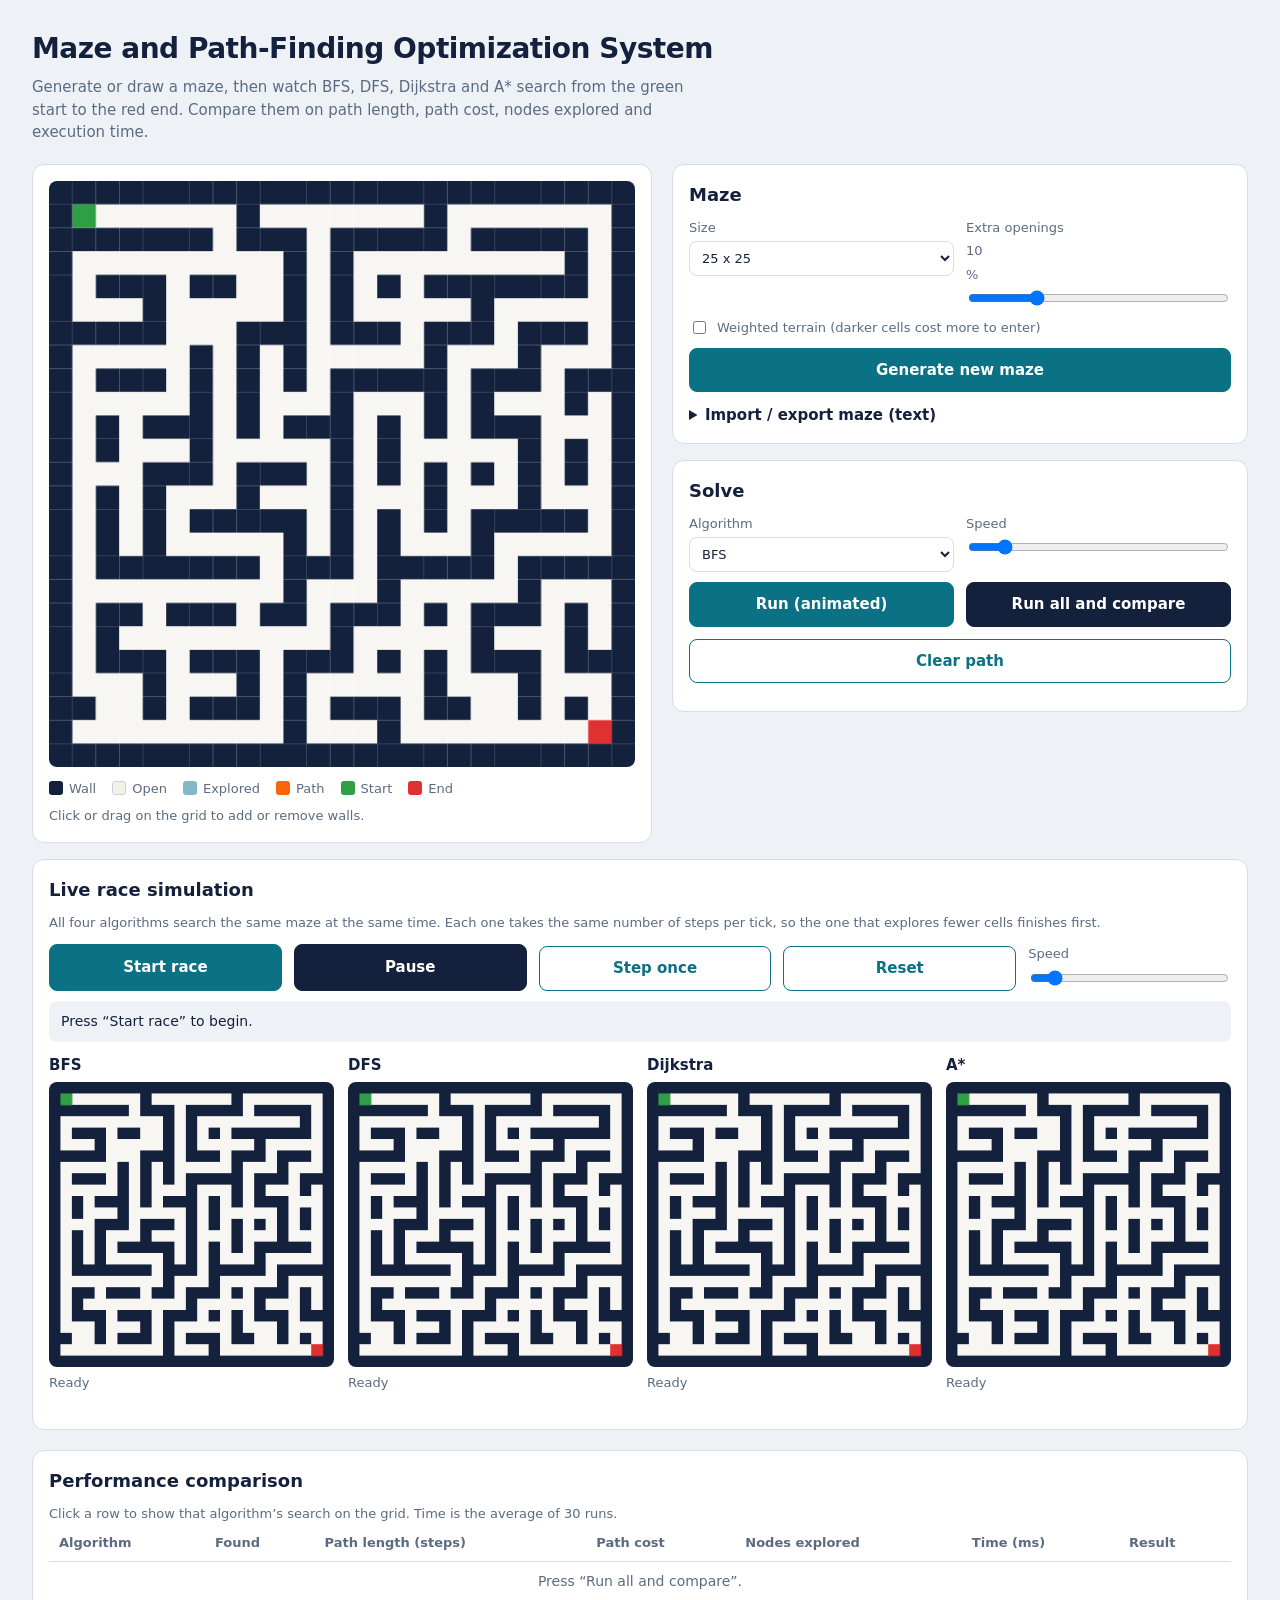
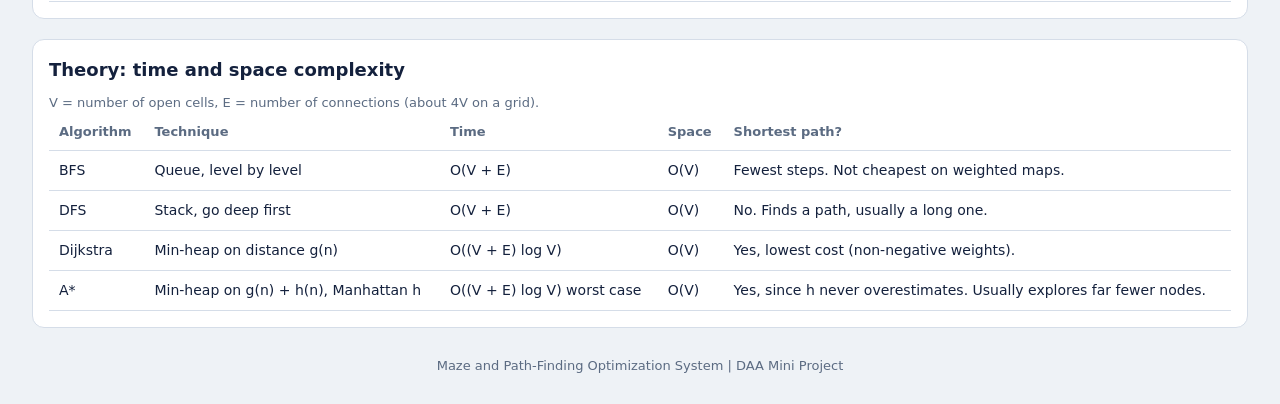
<file: Maze and Path-Finding Optimization System/Maze-Path-Finding-Optimization/files (1)/index.html>
<!DOCTYPE html>
<html lang="en">
<head>
<meta charset="UTF-8">
<meta name="viewport" content="width=device-width, initial-scale=1, viewport-fit=cover">
<title>Maze and Path-Finding Optimization System</title>
<link rel="stylesheet" href="style.css">
</head>
<body>
<header>
  <h1>Maze and Path-Finding Optimization System</h1>
  <p>Generate or draw a maze, then watch BFS, DFS, Dijkstra and A* search from the green start to the red end. Compare them on path length, path cost, nodes explored and execution time.</p>
</header>

<main>
  <section class="card">
    <canvas id="maze" width="620" height="620"></canvas>
    <div class="legend">
      <span><i style="background:#14213d"></i>Wall</span>
      <span><i style="background:#f4f1e6;border:1px solid #c9d2de"></i>Open</span>
      <span><i style="background:rgba(11,114,144,.5)"></i>Explored</span>
      <span><i style="background:#f76707"></i>Path</span>
      <span><i style="background:#2f9e44"></i>Start</span>
      <span><i style="background:#e03131"></i>End</span>
    </div>
    <p class="hint">Click or drag on the grid to add or remove walls.</p>
  </section>

  <section class="side">
    <div class="card">
      <h2>Maze</h2>
      <div class="row">
        <label>Size
          <select id="size">
            <option value="15">15 x 15</option>
            <option value="25" selected>25 x 25</option>
            <option value="41">41 x 41</option>
            <option value="61">61 x 61</option>
          </select>
        </label>
        <label>Extra openings <output id="loopsOut">10</output>%
          <input type="range" id="loops" min="0" max="40" value="10">
        </label>
      </div>
      <label class="check"><input type="checkbox" id="weighted"> Weighted terrain (darker cells cost more to enter)</label>
      <button id="btnNew">Generate new maze</button>
      <details class="io">
        <summary>Import / export maze (text)</summary>
        <textarea id="mazeText" rows="8" spellcheck="false" placeholder="# wall   . open   2-9 costly cell   S start   E end"></textarea>
        <div class="row">
          <button id="btnExport" class="ghost">Show current maze as text</button>
          <button id="btnLoad" class="ghost">Load maze from text</button>
        </div>
        <label>Or open a .txt file <input type="file" id="mazeFile" accept=".txt,text/plain"></label>
        <div id="ioMsg" class="hint"></div>
      </details>
    </div>

    <div class="card">
      <h2>Solve</h2>
      <div class="row">
        <label>Algorithm
          <select id="algo">
            <option value="BFS">BFS</option>
            <option value="DFS">DFS</option>
            <option value="Dijkstra">Dijkstra</option>
            <option value="A*">A*</option>
          </select>
        </label>
        <label>Speed
          <input type="range" id="speed" min="1" max="60" value="8">
        </label>
      </div>
      <div class="row">
        <button id="btnRun">Run (animated)</button>
        <button id="btnAll" class="alt">Run all and compare</button>
      </div>
      <button id="btnClear" class="ghost">Clear path</button>
      <div id="single" class="single"></div>
    </div>
  </section>
</main>

<section class="wide card">
  <h2>Live race simulation</h2>
  <p class="hint">All four algorithms search the same maze at the same time. Each one takes the same number of steps per tick, so the one that explores fewer cells finishes first.</p>
  <div class="row" style="margin-top:12px">
    <button id="raceStart">Start race</button>
    <button id="racePause" class="alt">Pause</button>
    <button id="raceStep" class="ghost">Step once</button>
    <button id="raceReset" class="ghost">Reset</button>
    <label>Speed<input type="range" id="rspeed" min="1" max="12" value="2"></label>
  </div>
  <div id="raceMsg" class="racemsg"></div>
  <div id="raceGrid" class="racegrid"></div>
</section>

<section class="wide card">
  <h2>Performance comparison</h2>
  <p class="hint">Click a row to show that algorithm’s search on the grid. Time is the average of 30 runs.</p>
  <div class="scroll">
    <table id="cmp">
      <thead><tr><th>Algorithm</th><th>Found</th><th>Path length (steps)</th><th>Path cost</th><th>Nodes explored</th><th>Time (ms)</th><th>Result</th></tr></thead>
      <tbody><tr><td colspan="7" class="empty">Press “Run all and compare”.</td></tr></tbody>
    </table>
  </div>
</section>

<section class="wide card">
  <h2>Theory: time and space complexity</h2>
  <p class="hint">V = number of open cells, E = number of connections (about 4V on a grid).</p>
  <div class="scroll">
    <table>
      <thead><tr><th>Algorithm</th><th>Technique</th><th>Time</th><th>Space</th><th>Shortest path?</th></tr></thead>
      <tbody>
        <tr><td>BFS</td><td>Queue, level by level</td><td>O(V + E)</td><td>O(V)</td><td>Fewest steps. Not cheapest on weighted maps.</td></tr>
        <tr><td>DFS</td><td>Stack, go deep first</td><td>O(V + E)</td><td>O(V)</td><td>No. Finds a path, usually a long one.</td></tr>
        <tr><td>Dijkstra</td><td>Min-heap on distance g(n)</td><td>O((V + E) log V)</td><td>O(V)</td><td>Yes, lowest cost (non-negative weights).</td></tr>
        <tr><td>A*</td><td>Min-heap on g(n) + h(n), Manhattan h</td><td>O((V + E) log V) worst case</td><td>O(V)</td><td>Yes, since h never overestimates. Usually explores far fewer nodes.</td></tr>
      </tbody>
    </table>
  </div>
</section>

<footer>Maze and Path-Finding Optimization System | DAA Mini Project</footer>
<script src="script.js"></script>
</body>
</html>
</file>
<file: Maze and Path-Finding Optimization System/Maze-Path-Finding-Optimization/files (1)/style.css>
:root{--ink:#14213d;--mut:#5b6b82;--bg:#eef2f6;--card:#fff;--line:#d5dde8;--acc:#0b7285;--acc2:#095c6d;--alt:#14213d}
*{box-sizing:border-box}
body{margin:0;font:15px/1.5 "Segoe UI",system-ui,sans-serif;color:var(--ink);background:var(--bg)}
header{padding:28px 32px 4px}
h1{margin:0;font-size:28px;letter-spacing:-.5px}
h2{margin:0 0 10px;font-size:18px}
header p{margin:6px 0 0;color:var(--mut);max-width:72ch}
main{display:grid;grid-template-columns:minmax(300px,620px) 1fr;gap:20px;padding:16px 32px;align-items:start}
.side{display:grid;gap:16px}
.card{background:var(--card);border:1px solid var(--line);border-radius:12px;padding:16px}
.wide{margin:0 32px 20px}
canvas{width:100%;height:auto;aspect-ratio:1;display:block;border-radius:8px;cursor:crosshair;touch-action:none}
.legend{display:flex;flex-wrap:wrap;gap:6px 16px;margin-top:12px;font-size:13px;color:var(--mut)}
.legend span{display:flex;align-items:center;gap:6px}
.legend i{width:14px;height:14px;border-radius:3px;display:inline-block}
.hint{margin:8px 0 0;font-size:13px;color:var(--mut)}
.row{display:flex;gap:12px;flex-wrap:wrap;margin-bottom:10px}
.row>*{flex:1;min-width:140px}
label{display:flex;flex-direction:column;gap:4px;font-size:13px;color:var(--mut)}
label.check{flex-direction:row;align-items:center;gap:8px;margin-bottom:10px}
select{padding:8px;border:1px solid var(--line);border-radius:8px;font:inherit;color:var(--ink);background:var(--card)}
button{width:100%;padding:10px 14px;border:1px solid var(--acc);background:var(--acc);color:#fff;border-radius:8px;font:inherit;font-weight:600;cursor:pointer}
button:hover{background:var(--acc2)}
button.alt{background:var(--alt);border-color:var(--alt)}
button.ghost{background:var(--card);color:var(--acc);margin-top:2px}
button:disabled{opacity:.5;cursor:not-allowed}
.single{margin-top:12px;display:grid;grid-template-columns:repeat(2,1fr);gap:8px}
.single div{background:var(--bg);border-radius:8px;padding:8px 10px;font-size:13px;color:var(--mut)}
.single b{display:block;font-size:18px;color:var(--ink)}
.single .msg{grid-column:1/-1}
.scroll{overflow-x:auto}
table{width:100%;border-collapse:collapse;font-size:14px}
th,td{text-align:left;padding:9px 10px;border-bottom:1px solid var(--line);white-space:nowrap}
th{font-size:13px;color:var(--mut);font-weight:600}
tbody tr[data-i]{cursor:pointer}
tbody tr[data-i]:hover{background:var(--bg)}
td.empty{color:var(--mut);text-align:center}
.bar{display:inline-block;height:8px;border-radius:4px;background:var(--acc);vertical-align:middle;margin-right:8px;opacity:.7}
.tag{display:inline-block;padding:2px 8px;border-radius:999px;font-size:12px;background:var(--bg);color:var(--mut)}
.tag.good{background:#d3f9d8;color:#1b6b2f}
.tag.bad{background:#ffe3e3;color:#a61e1e}
footer{text-align:center;color:var(--mut);font-size:13px;padding:8px 0 28px}
@media(max-width:900px){main{grid-template-columns:1fr;padding:12px}.wide{margin:0 12px 16px}header{padding:20px 16px 0}}
:root{box-sizing:border-box;padding-top:env(safe-area-inset-top,0px);padding-bottom:env(safe-area-inset-bottom,0px)}
@media(prefers-color-scheme:dark){:root:not([data-theme="light"]){--ink:#e6edf7;--mut:#9fb0c7;--bg:#0f1624;--card:#172033;--line:#2a3750;--acc:#1c8fa8;--acc2:#15768c;--alt:#2b3a56}}
:root[data-theme="dark"]{--ink:#e6edf7;--mut:#9fb0c7;--bg:#0f1624;--card:#172033;--line:#2a3750;--acc:#1c8fa8;--acc2:#15768c;--alt:#2b3a56}
.racegrid{display:grid;grid-template-columns:repeat(auto-fit,minmax(220px,1fr));gap:14px;margin-top:12px}
.racegrid figure{margin:0}
.racegrid figcaption{margin-bottom:6px}
.racegrid canvas{cursor:default}
.rstat{margin-top:6px;font-size:13px;color:var(--mut);min-height:40px}
.racemsg{margin-top:4px;padding:10px 12px;border-radius:8px;background:var(--bg);font-size:14px}
.io{margin-top:12px}
.io summary{cursor:pointer;font-weight:600}
.io textarea{width:100%;margin:8px 0;padding:8px;font:12px/1.2 ui-monospace,Consolas,monospace;border:1px solid var(--line);border-radius:8px;background:var(--card);color:var(--ink)}
</file>
